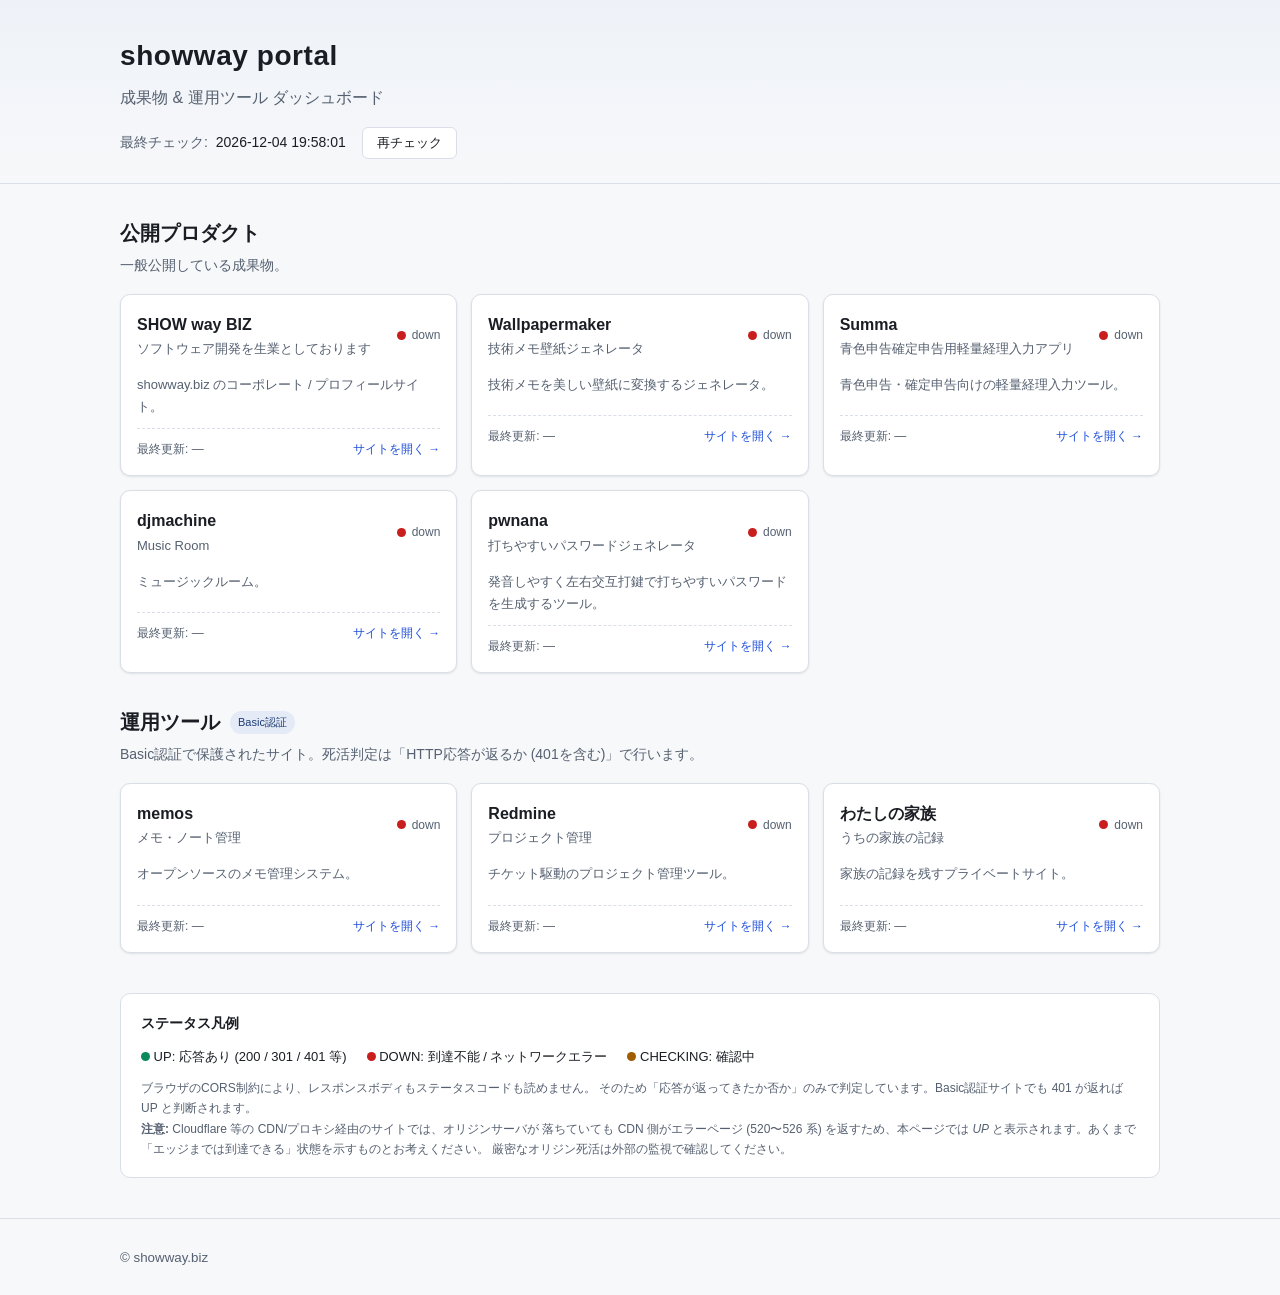
<file: index.html>
<!DOCTYPE html>
<html lang="ja">
<head>
  <meta charset="UTF-8">
  <meta name="viewport" content="width=device-width, initial-scale=1.0">
  <title>showway portal</title>
  <link rel="icon" type="image/svg+xml" href="favicon.svg">
  <link rel="stylesheet" href="assets/colors_and_type.css">
  <link rel="stylesheet" href="assets/style.css">
</head>
<body>
  <header class="site-header">
    <div class="container">
      <h1>showway portal</h1>
      <p class="tagline">成果物 &amp; 運用ツール ダッシュボード</p>
      <div class="meta">
        <span class="meta-item">
          <span class="label">最終チェック:</span>
          <span id="last-checked">-</span>
        </span>
        <button id="refresh" type="button">再チェック</button>
      </div>
    </div>
  </header>

  <main class="container">
    <section class="group">
      <h2>公開プロダクト</h2>
      <p class="group-desc">一般公開している成果物。</p>
      <div id="cards-public" class="cards"></div>
    </section>

    <section class="group">
      <h2>運用ツール <span class="badge">Basic認証</span></h2>
      <p class="group-desc">
        Basic認証で保護されたサイト。死活判定は「HTTP応答が返るか (401を含む)」で行います。
      </p>
      <div id="cards-private" class="cards"></div>
    </section>

    <section class="legend">
      <h3>ステータス凡例</h3>
      <ul>
        <li><span class="dot dot-up"></span> UP: 応答あり (200 / 301 / 401 等)</li>
        <li><span class="dot dot-down"></span> DOWN: 到達不能 / ネットワークエラー</li>
        <li><span class="dot dot-checking"></span> CHECKING: 確認中</li>
      </ul>
      <p class="note">
        ブラウザのCORS制約により、レスポンスボディもステータスコードも読めません。
        そのため「応答が返ってきたか否か」のみで判定しています。Basic認証サイトでも
        401 が返れば UP と判断されます。
      </p>
      <p class="note">
        <strong>注意:</strong> Cloudflare 等の CDN/プロキシ経由のサイトでは、オリジンサーバが
        落ちていても CDN 側がエラーページ (520〜526 系) を返すため、本ページでは <em>UP</em>
        と表示されます。あくまで「エッジまでは到達できる」状態を示すものとお考えください。
        厳密なオリジン死活は外部の監視で確認してください。
      </p>
    </section>
  </main>

  <footer class="site-footer">
    <div class="container">
      <small>&copy; showway.biz</small>
    </div>
  </footer>

  <script src="assets/sites.js"></script>
  <script src="assets/app.js"></script>
</body>
</html>
</file>
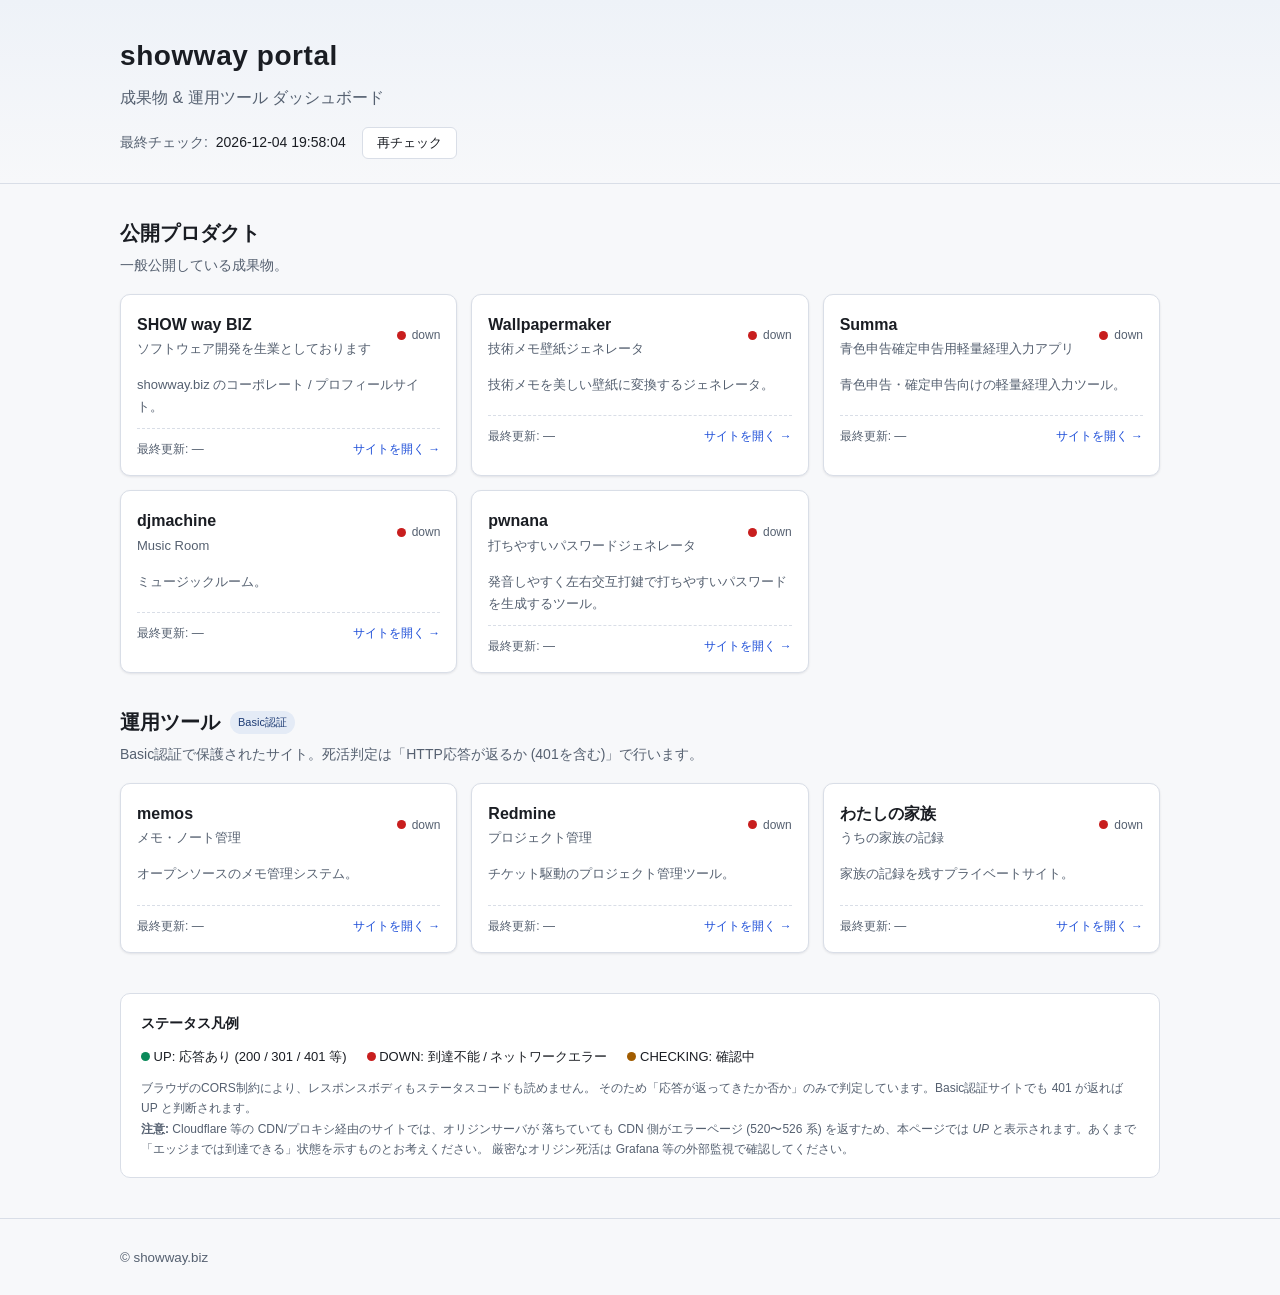
<file: public/index.html>
<!DOCTYPE html>
<html lang="ja">
<head>
  <meta charset="UTF-8">
  <meta name="viewport" content="width=device-width, initial-scale=1.0">
  <meta http-equiv="Content-Security-Policy" content="default-src 'none'; script-src 'self'; style-src 'self'; connect-src https:; img-src 'self'; base-uri 'self'; form-action 'none'">
  <meta name="referrer" content="no-referrer">
  <title>showway portal</title>
  <link rel="icon" type="image/svg+xml" href="favicon.svg">
  <link rel="stylesheet" href="assets/colors_and_type.css">
  <link rel="stylesheet" href="assets/style.css">
</head>
<body>
  <header class="site-header">
    <div class="container">
      <h1>showway portal</h1>
      <p class="tagline">成果物 &amp; 運用ツール ダッシュボード</p>
      <div class="meta">
        <span class="meta-item">
          <span class="label">最終チェック:</span>
          <span id="last-checked">-</span>
        </span>
        <button id="refresh" type="button">再チェック</button>
      </div>
    </div>
  </header>

  <main class="container">
    <section class="group">
      <h2>公開プロダクト</h2>
      <p class="group-desc">一般公開している成果物。</p>
      <div id="cards-public" class="cards"></div>
    </section>

    <section class="group">
      <h2>運用ツール <span class="badge">Basic認証</span></h2>
      <p class="group-desc">
        Basic認証で保護されたサイト。死活判定は「HTTP応答が返るか (401を含む)」で行います。
      </p>
      <div id="cards-private" class="cards"></div>
    </section>

    <section class="legend">
      <h3>ステータス凡例</h3>
      <ul>
        <li><span class="dot dot-up"></span> UP: 応答あり (200 / 301 / 401 等)</li>
        <li><span class="dot dot-down"></span> DOWN: 到達不能 / ネットワークエラー</li>
        <li><span class="dot dot-checking"></span> CHECKING: 確認中</li>
      </ul>
      <p class="note">
        ブラウザのCORS制約により、レスポンスボディもステータスコードも読めません。
        そのため「応答が返ってきたか否か」のみで判定しています。Basic認証サイトでも
        401 が返れば UP と判断されます。
      </p>
      <p class="note">
        <strong>注意:</strong> Cloudflare 等の CDN/プロキシ経由のサイトでは、オリジンサーバが
        落ちていても CDN 側がエラーページ (520〜526 系) を返すため、本ページでは <em>UP</em>
        と表示されます。あくまで「エッジまでは到達できる」状態を示すものとお考えください。
        厳密なオリジン死活は Grafana 等の外部監視で確認してください。
      </p>
    </section>
  </main>

  <footer class="site-footer">
    <div class="container">
      <small>&copy; showway.biz</small>
    </div>
  </footer>

  <script src="assets/sites.js"></script>
  <script src="assets/app.js"></script>
</body>
</html>
</file>
<file: assets/colors_and_type.css>
/**
 * showway Design System — Colors & Typography
 * Source: claude.ai/design 由来のトークン定義
 *
 * Usage:
 *   <link rel="stylesheet" href="assets/colors_and_type.css">
 *   <link rel="stylesheet" href="assets/style.css">
 */

/* ─────────────────────────────────────────
   BASE COLOR TOKENS
───────────────────────────────────────── */
:root {
  /* Backgrounds */
  --sw-bg:            #f7f8fa;
  --sw-panel:         #ffffff;
  --sw-panel-hover:   #eef1f6;
  --sw-header-top:    #eef2f8;

  /* Borders */
  --sw-border:        #d9dee7;

  /* Text */
  --sw-text:          #1a1d23;
  --sw-text-dim:      #556070;

  /* Accent / Brand */
  --sw-accent:        #1d4ed8;

  /* Status */
  --sw-up:            #0a8a5a;
  --sw-down:          #c81e1e;
  --sw-checking:      #a15c00;

  /* Badge */
  --sw-badge-bg:      #e4ebf6;
  --sw-badge-fg:      #1d3b74;

  /* Shadow */
  --sw-shadow:        0 1px 2px rgba(16,24,40,0.04), 0 1px 3px rgba(16,24,40,0.06);
}

@media (prefers-color-scheme: dark) {
  :root {
    --sw-bg:           #0f1115;
    --sw-panel:        #171a21;
    --sw-panel-hover:  #1d212b;
    --sw-header-top:   #13161d;
    --sw-border:       #262b36;
    --sw-text:         #e6e8ee;
    --sw-text-dim:     #9aa3b2;
    --sw-accent:       #6aa5ff;
    --sw-up:           #38d39f;
    --sw-down:         #ff5e5e;
    --sw-checking:     #c9a93a;
    --sw-badge-bg:     #2a3142;
    --sw-badge-fg:     #b6c3dc;
    --sw-shadow:       none;
  }
}

/* ─────────────────────────────────────────
   SEMANTIC COLOR ALIASES
───────────────────────────────────────── */
:root {
  --sw-fg1:           var(--sw-text);
  --sw-fg2:           var(--sw-text-dim);
  --sw-surface:       var(--sw-panel);
  --sw-surface-hover: var(--sw-panel-hover);
  --sw-link:          var(--sw-accent);
  --sw-focus:         var(--sw-accent);
  --sw-status-ok:     var(--sw-up);
  --sw-status-error:  var(--sw-down);
  --sw-status-warn:   var(--sw-checking);
}

/* ─────────────────────────────────────────
   TYPOGRAPHY TOKENS
───────────────────────────────────────── */
:root {
  /* Font families */
  --sw-font-sans:
    -apple-system, BlinkMacSystemFont, "Segoe UI",
    "Hiragino Sans", "Noto Sans JP", "Yu Gothic UI", sans-serif;
  --sw-font-mono:
    "SFMono-Regular", Consolas, "Liberation Mono", Menlo, monospace;

  /* Scale */
  --sw-text-xs:    12px;
  --sw-text-sm:    13px;
  --sw-text-md:    14px;
  --sw-text-base:  16px;
  --sw-text-lg:    20px;
  --sw-text-xl:    22px;
  --sw-text-2xl:   28px;

  /* Weight */
  --sw-weight-normal:   400;
  --sw-weight-semibold: 600;
  --sw-weight-bold:     700;

  /* Leading */
  --sw-leading-tight:  1.3;
  --sw-leading-base:   1.7;

  /* Tracking */
  --sw-tracking-heading: 0.02em;
}

/* ─────────────────────────────────────────
   SPACING & RADIUS TOKENS
───────────────────────────────────────── */
:root {
  --sw-space-1:   4px;
  --sw-space-2:   8px;
  --sw-space-3:  10px;
  --sw-space-4:  14px;
  --sw-space-5:  16px;
  --sw-space-6:  20px;
  --sw-space-7:  24px;
  --sw-space-8:  32px;
  --sw-space-9:  40px;

  --sw-radius-sm:   4px;
  --sw-radius-md:   6px;
  --sw-radius-lg:  10px;
  --sw-radius-pill: 999px;
}
</file>
<file: assets/style.css>
/**
 * showway portal — レイアウト / コンポーネントスタイル
 * 色・タイポ・スペーシング・角丸トークンは colors_and_type.css の --sw-* を参照する。
 */

* { box-sizing: border-box; }

html, body {
  margin: 0;
  padding: 0;
  background: var(--sw-bg);
  color: var(--sw-text);
  font-family: var(--sw-font-sans);
  font-size: var(--sw-text-base);
  line-height: var(--sw-leading-base);
  -webkit-font-smoothing: antialiased;
}

a { color: var(--sw-accent); text-decoration: none; }
a:hover { text-decoration: underline; }

.container {
  max-width: 1080px;
  margin: 0 auto;
  padding: 0 var(--sw-space-6);
}

.site-header {
  padding: var(--sw-space-8) 0 var(--sw-space-7);
  border-bottom: 1px solid var(--sw-border);
  background: linear-gradient(180deg, var(--sw-header-top) 0%, var(--sw-bg) 100%);
}
.site-header h1 {
  margin: 0 0 var(--sw-space-1);
  font-size: var(--sw-text-2xl);
  letter-spacing: var(--sw-tracking-heading);
}
.tagline {
  margin: 0 0 var(--sw-space-5);
  color: var(--sw-text-dim);
}
.meta {
  display: flex;
  align-items: center;
  gap: var(--sw-space-5);
  flex-wrap: wrap;
  font-size: var(--sw-text-md);
}
.meta .label { color: var(--sw-text-dim); margin-right: var(--sw-space-1); }
#refresh {
  background: var(--sw-panel);
  color: var(--sw-text);
  border: 1px solid var(--sw-border);
  border-radius: var(--sw-radius-md);
  padding: 6px var(--sw-space-4);
  cursor: pointer;
  font-size: var(--sw-text-sm);
}
#refresh:hover { background: var(--sw-panel-hover); }
#refresh:disabled { opacity: 0.5; cursor: wait; }

.group { margin: var(--sw-space-8) 0; }
.group h2 {
  margin: 0 0 var(--sw-space-1);
  font-size: var(--sw-text-lg);
  display: flex;
  align-items: center;
  gap: var(--sw-space-3);
}
.group-desc {
  margin: 0 0 var(--sw-space-5);
  color: var(--sw-text-dim);
  font-size: var(--sw-text-md);
}
.badge {
  display: inline-block;
  font-size: 11px;
  background: var(--sw-badge-bg);
  color: var(--sw-badge-fg);
  padding: 2px var(--sw-space-2);
  border-radius: var(--sw-radius-pill);
  font-weight: var(--sw-weight-normal);
}

.cards {
  display: grid;
  grid-template-columns: repeat(auto-fill, minmax(280px, 1fr));
  gap: var(--sw-space-4);
}

.card {
  background: var(--sw-panel);
  border: 1px solid var(--sw-border);
  border-radius: var(--sw-radius-lg);
  padding: var(--sw-space-5);
  display: flex;
  flex-direction: column;
  gap: var(--sw-space-3);
  box-shadow: var(--sw-shadow);
  transition: background 0.15s, transform 0.15s, box-shadow 0.15s;
}
.card:hover { background: var(--sw-panel-hover); }

.card-head {
  display: flex;
  align-items: center;
  justify-content: space-between;
  gap: var(--sw-space-3);
}
.card-title {
  font-size: var(--sw-text-base);
  font-weight: var(--sw-weight-semibold);
  margin: 0;
}
.card-subtitle {
  color: var(--sw-text-dim);
  font-size: var(--sw-text-sm);
  margin: 0;
}
.card-desc {
  font-size: var(--sw-text-sm);
  color: var(--sw-text-dim);
  margin: var(--sw-space-1) 0 0;
  min-height: 2.4em;
}
.card-foot {
  display: flex;
  justify-content: space-between;
  align-items: center;
  padding-top: var(--sw-space-3);
  border-top: 1px dashed var(--sw-border);
  font-size: var(--sw-text-xs);
  color: var(--sw-text-dim);
}
.card-foot a {
  font-size: var(--sw-text-xs);
}

.status {
  display: inline-flex;
  align-items: center;
  gap: 6px;
  font-size: var(--sw-text-xs);
  color: var(--sw-text-dim);
}
.dot {
  width: 9px;
  height: 9px;
  border-radius: 50%;
  display: inline-block;
  background: var(--sw-text-dim);
}
.dot-up { background: var(--sw-up); }
.dot-down { background: var(--sw-down); }
.dot-checking {
  background: var(--sw-checking);
  animation: pulse 1s infinite ease-in-out;
}
@keyframes pulse {
  0%, 100% { opacity: 0.4; }
  50% { opacity: 1; }
}

.legend {
  margin: var(--sw-space-9) 0;
  padding: 18px var(--sw-space-6);
  background: var(--sw-panel);
  border: 1px solid var(--sw-border);
  border-radius: var(--sw-radius-lg);
  font-size: var(--sw-text-sm);
}
.legend h3 { margin: 0 0 var(--sw-space-3); font-size: var(--sw-text-md); }
.legend ul {
  list-style: none;
  padding: 0;
  margin: 0 0 var(--sw-space-3);
  display: flex;
  gap: var(--sw-space-6);
  flex-wrap: wrap;
}
.legend .note {
  margin: 0;
  color: var(--sw-text-dim);
  font-size: var(--sw-text-xs);
}

.site-footer {
  padding: var(--sw-space-7) 0;
  border-top: 1px solid var(--sw-border);
  color: var(--sw-text-dim);
  margin-top: var(--sw-space-9);
}

@media (max-width: 600px) {
  .site-header h1 { font-size: var(--sw-text-xl); }
  .cards { grid-template-columns: 1fr; }
}
</file>
<file: public/assets/colors_and_type.css>
/**
 * showway Design System — Colors & Typography
 * Source: claude.ai/design 由来のトークン定義
 *
 * Usage:
 *   <link rel="stylesheet" href="assets/colors_and_type.css">
 *   <link rel="stylesheet" href="assets/style.css">
 */

/* ─────────────────────────────────────────
   BASE COLOR TOKENS
───────────────────────────────────────── */
:root {
  /* Backgrounds */
  --sw-bg:            #f7f8fa;
  --sw-panel:         #ffffff;
  --sw-panel-hover:   #eef1f6;
  --sw-header-top:    #eef2f8;

  /* Borders */
  --sw-border:        #d9dee7;

  /* Text */
  --sw-text:          #1a1d23;
  --sw-text-dim:      #556070;

  /* Accent / Brand */
  --sw-accent:        #1d4ed8;

  /* Status */
  --sw-up:            #0a8a5a;
  --sw-down:          #c81e1e;
  --sw-checking:      #a15c00;

  /* Badge */
  --sw-badge-bg:      #e4ebf6;
  --sw-badge-fg:      #1d3b74;

  /* Shadow */
  --sw-shadow:        0 1px 2px rgba(16,24,40,0.04), 0 1px 3px rgba(16,24,40,0.06);
}

@media (prefers-color-scheme: dark) {
  :root {
    --sw-bg:           #0f1115;
    --sw-panel:        #171a21;
    --sw-panel-hover:  #1d212b;
    --sw-header-top:   #13161d;
    --sw-border:       #262b36;
    --sw-text:         #e6e8ee;
    --sw-text-dim:     #9aa3b2;
    --sw-accent:       #6aa5ff;
    --sw-up:           #38d39f;
    --sw-down:         #ff5e5e;
    --sw-checking:     #c9a93a;
    --sw-badge-bg:     #2a3142;
    --sw-badge-fg:     #b6c3dc;
    --sw-shadow:       none;
  }
}

/* ─────────────────────────────────────────
   SEMANTIC COLOR ALIASES
───────────────────────────────────────── */
:root {
  --sw-fg1:           var(--sw-text);
  --sw-fg2:           var(--sw-text-dim);
  --sw-surface:       var(--sw-panel);
  --sw-surface-hover: var(--sw-panel-hover);
  --sw-link:          var(--sw-accent);
  --sw-focus:         var(--sw-accent);
  --sw-status-ok:     var(--sw-up);
  --sw-status-error:  var(--sw-down);
  --sw-status-warn:   var(--sw-checking);
}

/* ─────────────────────────────────────────
   TYPOGRAPHY TOKENS
───────────────────────────────────────── */
:root {
  /* Font families */
  --sw-font-sans:
    -apple-system, BlinkMacSystemFont, "Segoe UI",
    "Hiragino Sans", "Noto Sans JP", "Yu Gothic UI", sans-serif;
  --sw-font-mono:
    "SFMono-Regular", Consolas, "Liberation Mono", Menlo, monospace;

  /* Scale */
  --sw-text-xs:    12px;
  --sw-text-sm:    13px;
  --sw-text-md:    14px;
  --sw-text-base:  16px;
  --sw-text-lg:    20px;
  --sw-text-xl:    22px;
  --sw-text-2xl:   28px;

  /* Weight */
  --sw-weight-normal:   400;
  --sw-weight-semibold: 600;
  --sw-weight-bold:     700;

  /* Leading */
  --sw-leading-tight:  1.3;
  --sw-leading-base:   1.7;

  /* Tracking */
  --sw-tracking-heading: 0.02em;
}

/* ─────────────────────────────────────────
   SPACING & RADIUS TOKENS
───────────────────────────────────────── */
:root {
  --sw-space-1:   4px;
  --sw-space-2:   8px;
  --sw-space-3:  10px;
  --sw-space-4:  14px;
  --sw-space-5:  16px;
  --sw-space-6:  20px;
  --sw-space-7:  24px;
  --sw-space-8:  32px;
  --sw-space-9:  40px;

  --sw-radius-sm:   4px;
  --sw-radius-md:   6px;
  --sw-radius-lg:  10px;
  --sw-radius-pill: 999px;
}
</file>
<file: public/assets/style.css>
/**
 * showway portal — レイアウト / コンポーネントスタイル
 * 色・タイポ・スペーシング・角丸トークンは colors_and_type.css の --sw-* を参照する。
 */

* { box-sizing: border-box; }

html, body {
  margin: 0;
  padding: 0;
  background: var(--sw-bg);
  color: var(--sw-text);
  font-family: var(--sw-font-sans);
  font-size: var(--sw-text-base);
  line-height: var(--sw-leading-base);
  -webkit-font-smoothing: antialiased;
}

a { color: var(--sw-accent); text-decoration: none; }
a:hover { text-decoration: underline; }

.container {
  max-width: 1080px;
  margin: 0 auto;
  padding: 0 var(--sw-space-6);
}

.site-header {
  padding: var(--sw-space-8) 0 var(--sw-space-7);
  border-bottom: 1px solid var(--sw-border);
  background: linear-gradient(180deg, var(--sw-header-top) 0%, var(--sw-bg) 100%);
}
.site-header h1 {
  margin: 0 0 var(--sw-space-1);
  font-size: var(--sw-text-2xl);
  letter-spacing: var(--sw-tracking-heading);
}
.tagline {
  margin: 0 0 var(--sw-space-5);
  color: var(--sw-text-dim);
}
.meta {
  display: flex;
  align-items: center;
  gap: var(--sw-space-5);
  flex-wrap: wrap;
  font-size: var(--sw-text-md);
}
.meta .label { color: var(--sw-text-dim); margin-right: var(--sw-space-1); }
#refresh {
  background: var(--sw-panel);
  color: var(--sw-text);
  border: 1px solid var(--sw-border);
  border-radius: var(--sw-radius-md);
  padding: 6px var(--sw-space-4);
  cursor: pointer;
  font-size: var(--sw-text-sm);
}
#refresh:hover { background: var(--sw-panel-hover); }
#refresh:disabled { opacity: 0.5; cursor: wait; }

.group { margin: var(--sw-space-8) 0; }
.group h2 {
  margin: 0 0 var(--sw-space-1);
  font-size: var(--sw-text-lg);
  display: flex;
  align-items: center;
  gap: var(--sw-space-3);
}
.group-desc {
  margin: 0 0 var(--sw-space-5);
  color: var(--sw-text-dim);
  font-size: var(--sw-text-md);
}
.badge {
  display: inline-block;
  font-size: 11px;
  background: var(--sw-badge-bg);
  color: var(--sw-badge-fg);
  padding: 2px var(--sw-space-2);
  border-radius: var(--sw-radius-pill);
  font-weight: var(--sw-weight-normal);
}

.cards {
  display: grid;
  grid-template-columns: repeat(auto-fill, minmax(280px, 1fr));
  gap: var(--sw-space-4);
}

.card {
  background: var(--sw-panel);
  border: 1px solid var(--sw-border);
  border-radius: var(--sw-radius-lg);
  padding: var(--sw-space-5);
  display: flex;
  flex-direction: column;
  gap: var(--sw-space-3);
  box-shadow: var(--sw-shadow);
  transition: background 0.15s, transform 0.15s, box-shadow 0.15s;
}
.card:hover { background: var(--sw-panel-hover); }

.card-head {
  display: flex;
  align-items: center;
  justify-content: space-between;
  gap: var(--sw-space-3);
}
.card-title {
  font-size: var(--sw-text-base);
  font-weight: var(--sw-weight-semibold);
  margin: 0;
}
.card-subtitle {
  color: var(--sw-text-dim);
  font-size: var(--sw-text-sm);
  margin: 0;
}
.card-desc {
  font-size: var(--sw-text-sm);
  color: var(--sw-text-dim);
  margin: var(--sw-space-1) 0 0;
  min-height: 2.4em;
}
.card-foot {
  display: flex;
  justify-content: space-between;
  align-items: center;
  padding-top: var(--sw-space-3);
  border-top: 1px dashed var(--sw-border);
  font-size: var(--sw-text-xs);
  color: var(--sw-text-dim);
}
.card-foot a {
  font-size: var(--sw-text-xs);
}

.status {
  display: inline-flex;
  align-items: center;
  gap: 6px;
  font-size: var(--sw-text-xs);
  color: var(--sw-text-dim);
}
.dot {
  width: 9px;
  height: 9px;
  border-radius: 50%;
  display: inline-block;
  background: var(--sw-text-dim);
}
.dot-up { background: var(--sw-up); }
.dot-down { background: var(--sw-down); }
.dot-checking {
  background: var(--sw-checking);
  animation: pulse 1s infinite ease-in-out;
}
@keyframes pulse {
  0%, 100% { opacity: 0.4; }
  50% { opacity: 1; }
}

.legend {
  margin: var(--sw-space-9) 0;
  padding: 18px var(--sw-space-6);
  background: var(--sw-panel);
  border: 1px solid var(--sw-border);
  border-radius: var(--sw-radius-lg);
  font-size: var(--sw-text-sm);
}
.legend h3 { margin: 0 0 var(--sw-space-3); font-size: var(--sw-text-md); }
.legend ul {
  list-style: none;
  padding: 0;
  margin: 0 0 var(--sw-space-3);
  display: flex;
  gap: var(--sw-space-6);
  flex-wrap: wrap;
}
.legend .note {
  margin: 0;
  color: var(--sw-text-dim);
  font-size: var(--sw-text-xs);
}

.site-footer {
  padding: var(--sw-space-7) 0;
  border-top: 1px solid var(--sw-border);
  color: var(--sw-text-dim);
  margin-top: var(--sw-space-9);
}

@media (max-width: 600px) {
  .site-header h1 { font-size: var(--sw-text-xl); }
  .cards { grid-template-columns: 1fr; }
}
</file>
